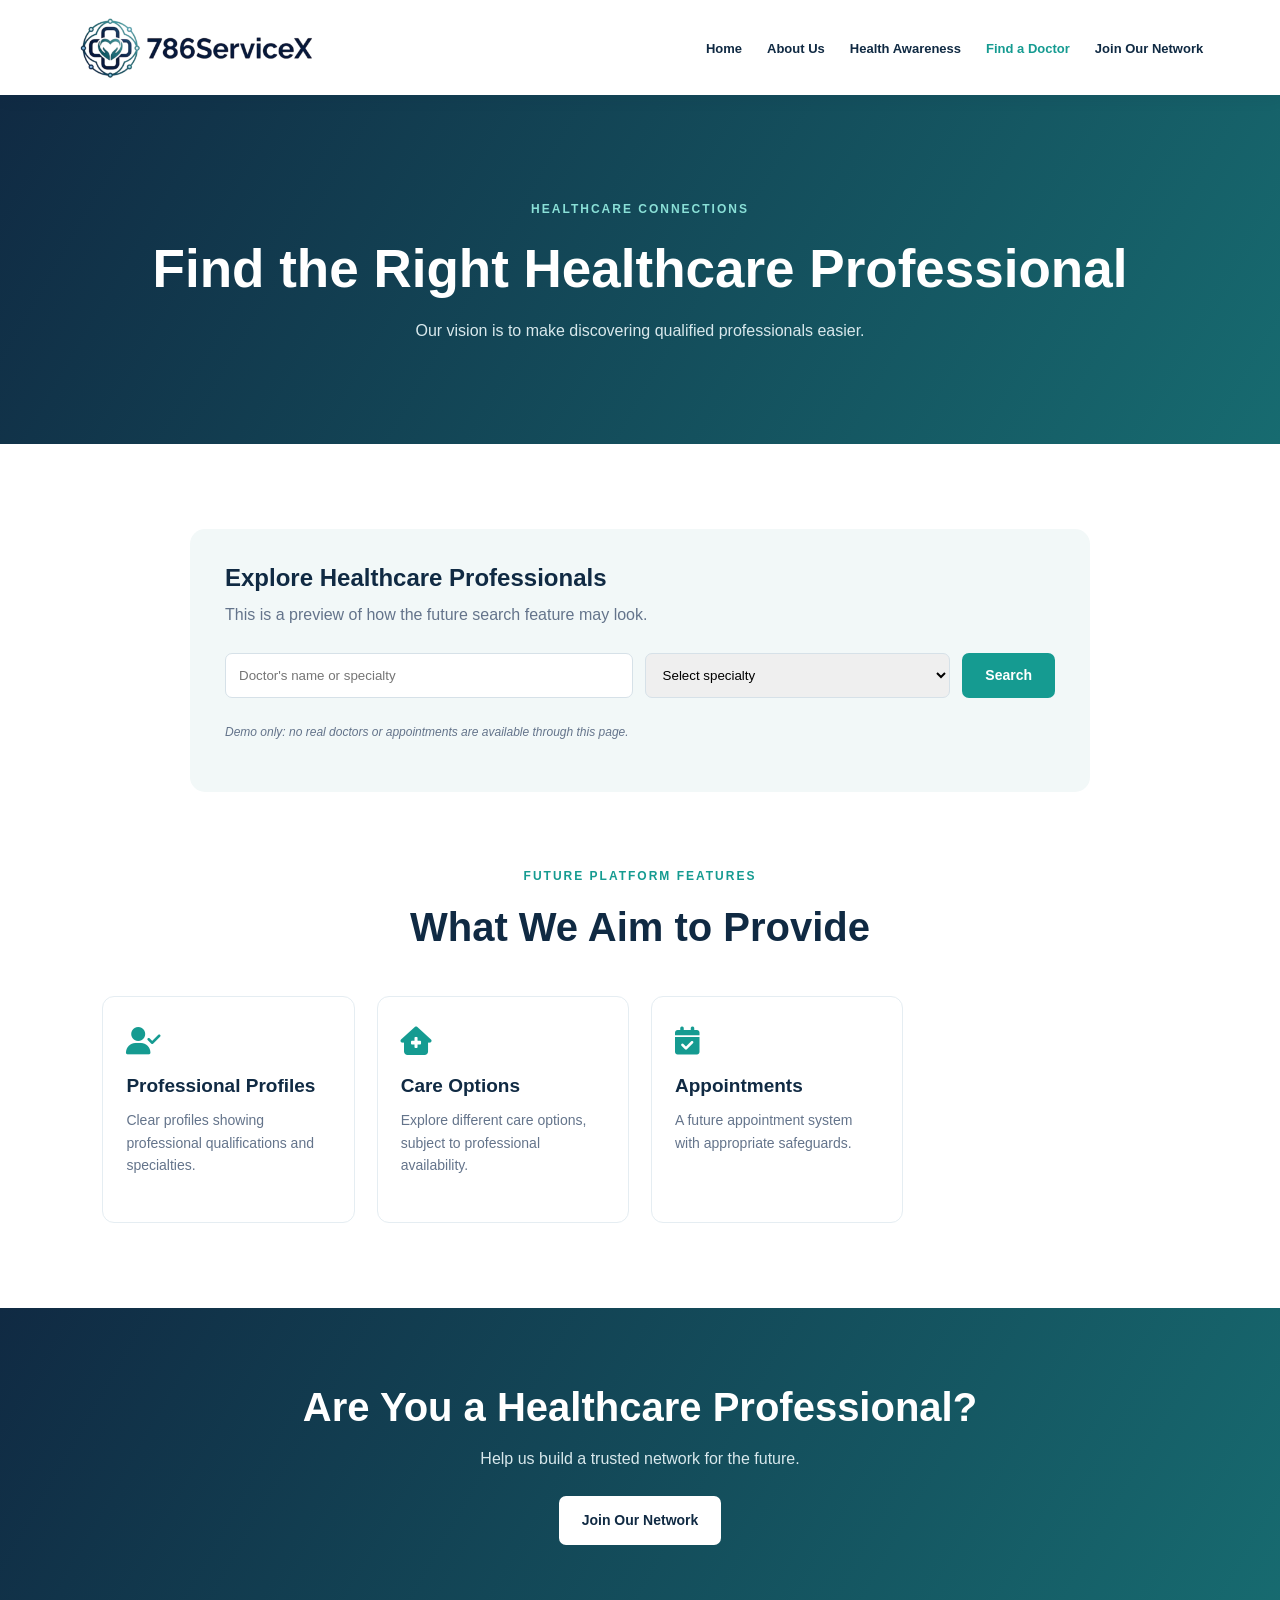
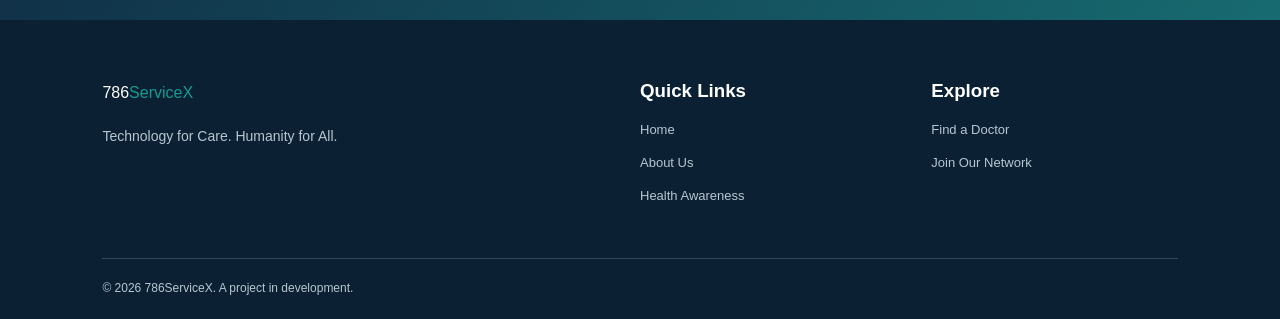
<file: doctors.html>
<!DOCTYPE html>
<html lang="en">
<head>
    <meta charset="UTF-8">
    <meta name="viewport" content="width=device-width, initial-scale=1.0">
    <title>Find a Doctor | 786ServiceX</title>
    <link rel="stylesheet" href="style.css">
    <link rel="stylesheet" href="https://cdnjs.cloudflare.com/ajax/libs/font-awesome/6.5.2/css/all.min.css">
</head>
<body>

<header class="header">
    <nav class="navbar">
        <a href="home.html" class="logo">
            <img src="./786ServiceX_logo.png" alt="786ServiceX">
        </a>
        <input type="checkbox" id="menu-toggle">
        <label for="menu-toggle" class="menu-icon"><i class="fa-solid fa-bars"></i></label>
        <ul class="nav-links">
            <li><a href="home.html">Home</a></li>
            <li><a href="about.html">About Us</a></li>
            <li><a href="awareness.html">Health Awareness</a></li>
            <li><a class="active" href="doctors.html">Find a Doctor</a></li>
            <li><a href="join.html">Join Our Network</a></li>
        </ul>
    </nav>
</header>

<main>
    <section class="page-hero">
        <span class="eyebrow">HEALTHCARE CONNECTIONS</span>
        <h1>Find the Right Healthcare Professional</h1>
        <p>Our vision is to make discovering qualified professionals easier.</p>
    </section>

    <section class="section">
        <div class="search-panel">
            <h2>Explore Healthcare Professionals</h2>
            <p>This is a preview of how the future search feature may look.</p>

            <form class="search-form" action="#" method="get">
                <input type="text" placeholder="Doctor's name or specialty">
                <select>
                    <option value="">Select specialty</option>
                    <option>General Physician</option>
                    <option>Physiotherapist</option>
                    <option>Paediatrician</option>
                    <option>Cardiologist</option>
                </select>
                <button type="button" class="btn" onclick="alert('Doctor search is a demo and is not connected to real professionals yet.')">Search</button>
            </form>
            <p class="demo-note">Demo only: no real doctors or appointments are available through this page.</p>
        </div>

        <div class="section-heading">
            <span class="eyebrow">FUTURE PLATFORM FEATURES</span>
            <h2>What We Aim to Provide</h2>
        </div>

        <div class="card-grid">
            <article class="card">
                <i class="fa-solid fa-user-check"></i>
                <h3>Professional Profiles</h3>
                <p>Clear profiles showing professional qualifications and specialties.</p>
            </article>
            <article class="card">
                <i class="fa-solid fa-house-medical"></i>
                <h3>Care Options</h3>
                <p>Explore different care options, subject to professional availability.</p>
            </article>
            <article class="card">
                <i class="fa-solid fa-calendar-check"></i>
                <h3>Appointments</h3>
                <p>A future appointment system with appropriate safeguards.</p>
            </article>
        </div>
    </section>

    <section class="banner">
        <h2>Are You a Healthcare Professional?</h2>
        <p>Help us build a trusted network for the future.</p>
        <a href="join.html" class="btn btn-white">Join Our Network</a>
    </section>
</main>

<footer class="footer">
    <div class="footer-content">
        <div><a href="index.html" class="logo footer-logo">786<span>ServiceX</span></a><p>Technology for Care. Humanity for All.</p></div>
        <div><h3>Quick Links</h3><a href="index.html">Home</a><a href="about.html">About Us</a><a href="awareness.html">Health Awareness</a></div>
        <div><h3>Explore</h3><a href="doctors.html">Find a Doctor</a><a href="join.html">Join Our Network</a></div>
    </div>
    <div class="footer-bottom">© 2026 786ServiceX. A project in development.</div>
</footer>

</body>
</html>
</file>
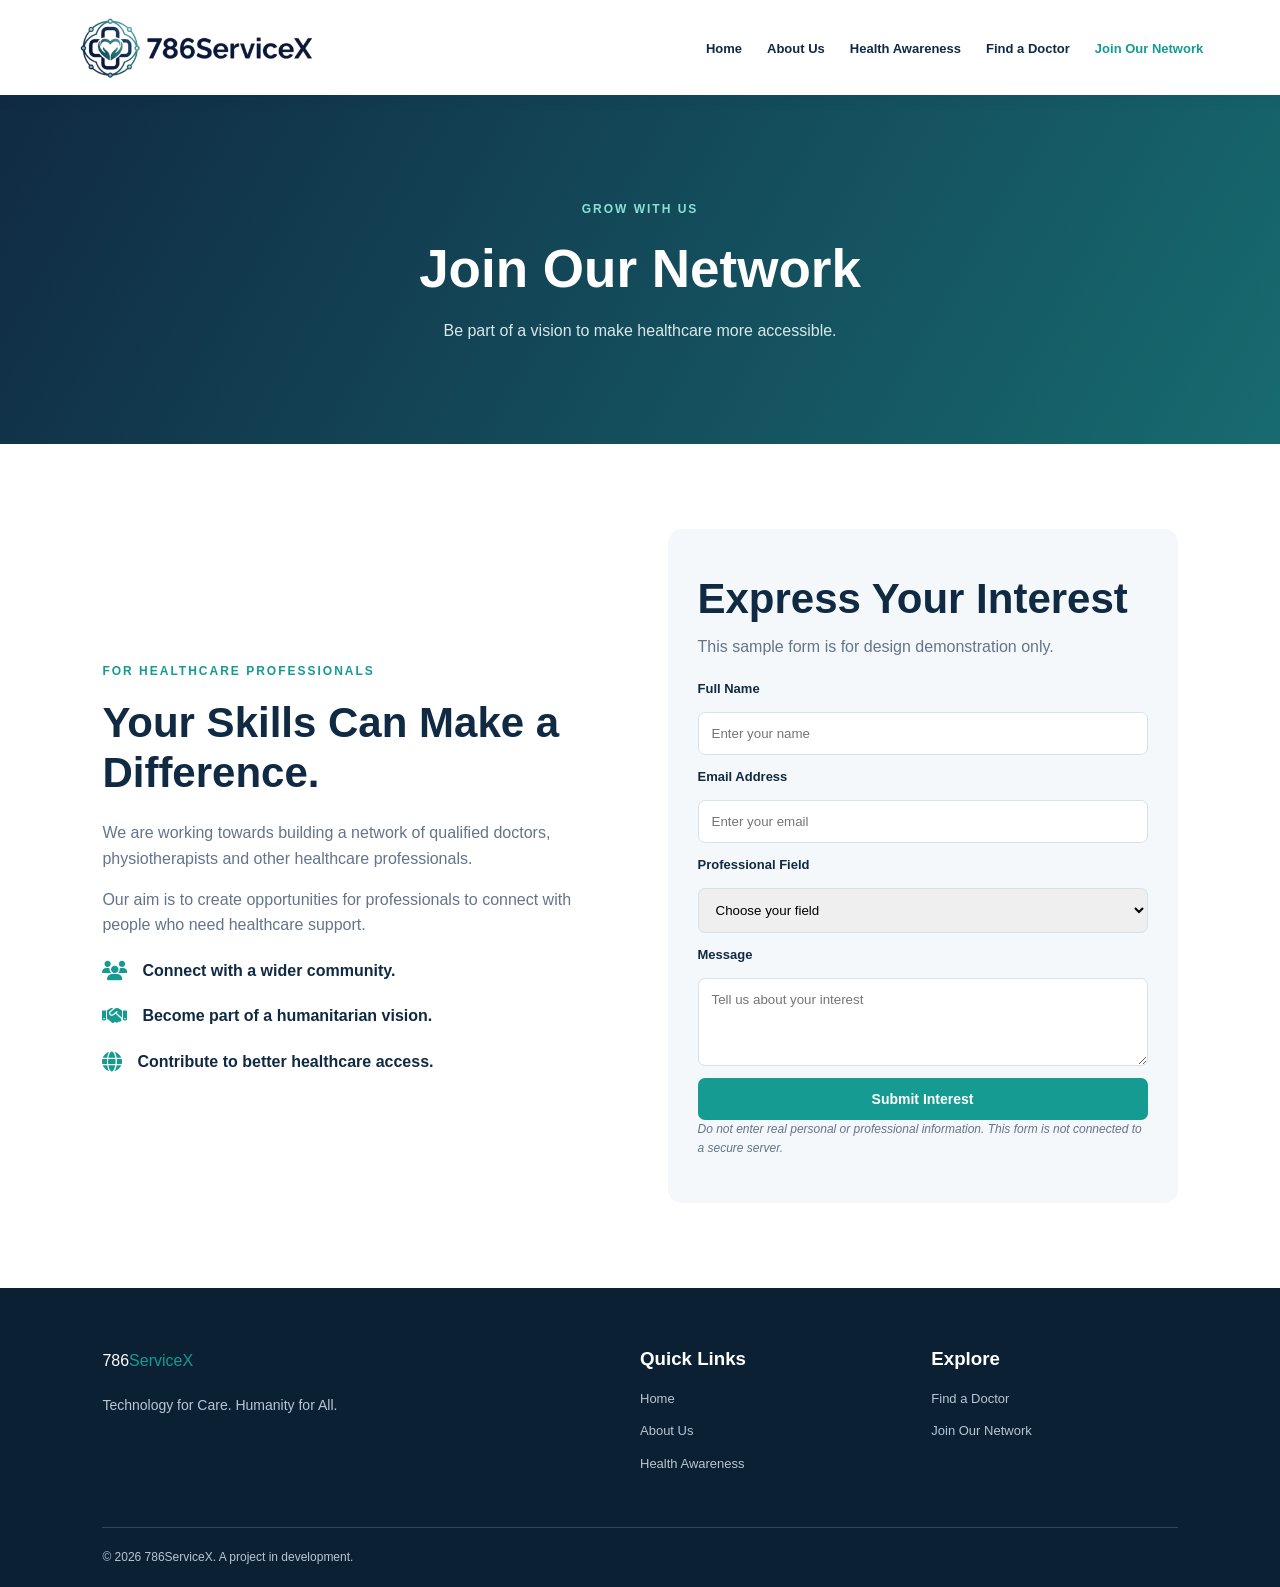
<file: join.html>
<!DOCTYPE html>
<html lang="en">
<head>
    <meta charset="UTF-8">
    <meta name="viewport" content="width=device-width, initial-scale=1.0">
    <title>Join Our Network | 786ServiceX</title>
    <link rel="stylesheet" href="style.css">
    <link rel="stylesheet" href="https://cdnjs.cloudflare.com/ajax/libs/font-awesome/6.5.2/css/all.min.css">
</head>
<body>

<header class="header">
    <nav class="navbar">
        <a href="home.html" class="logo">
            <img src="./786ServiceX_logo.png" alt="786ServiceX">
        </a>
        <input type="checkbox" id="menu-toggle">
        <label for="menu-toggle" class="menu-icon"><i class="fa-solid fa-bars"></i></label>
        <ul class="nav-links">
            <li><a href="home.html">Home</a></li>
            <li><a href="about.html">About Us</a></li>
            <li><a href="awareness.html">Health Awareness</a></li>
            <li><a href="doctors.html">Find a Doctor</a></li>
            <li><a class="active" href="join.html">Join Our Network</a></li>
        </ul>
    </nav>
</header>

<main>
    <section class="page-hero">
        <span class="eyebrow">GROW WITH US</span>
        <h1>Join Our Network</h1>
        <p>Be part of a vision to make healthcare more accessible.</p>
    </section>

    <section class="section two-column">
        <div>
            <span class="eyebrow">FOR HEALTHCARE PROFESSIONALS</span>
            <h2>Your Skills Can Make a Difference.</h2>
            <p>
                We are working towards building a network of qualified
                doctors, physiotherapists and other healthcare professionals.
            </p>
            <p>
                Our aim is to create opportunities for professionals
                to connect with people who need healthcare support.
            </p>

            <div class="join-benefit">
                <i class="fa-solid fa-users"></i>
                <span>Connect with a wider community.</span>
            </div>
            <div class="join-benefit">
                <i class="fa-solid fa-handshake"></i>
                <span>Become part of a humanitarian vision.</span>
            </div>
            <div class="join-benefit">
                <i class="fa-solid fa-globe"></i>
                <span>Contribute to better healthcare access.</span>
            </div>
        </div>

        <div class="form-panel">
            <h2>Express Your Interest</h2>
            <p>This sample form is for design demonstration only.</p>

            <form onsubmit="event.preventDefault(); alert('This is a demo form. It does not submit or store information.');">
                <label for="fullname">Full Name</label>
                <input id="fullname" type="text" placeholder="Enter your name" required>

                <label for="email">Email Address</label>
                <input id="email" type="email" placeholder="Enter your email" required>

                <label for="profession">Professional Field</label>
                <select id="profession" required>
                    <option value="">Choose your field</option>
                    <option>Doctor</option>
                    <option>Physiotherapist</option>
                    <option>Other Healthcare Professional</option>
                </select>

                <label for="message">Message</label>
                <textarea id="message" rows="4" placeholder="Tell us about your interest"></textarea>

                <button type="submit" class="btn">Submit Interest</button>
            </form>

            <p class="demo-note">Do not enter real personal or professional information. This form is not connected to a secure server.</p>
        </div>
    </section>
</main>

<footer class="footer">
    <div class="footer-content">
        <div><a href="index.html" class="logo footer-logo">786<span>ServiceX</span></a><p>Technology for Care. Humanity for All.</p></div>
        <div><h3>Quick Links</h3><a href="index.html">Home</a><a href="about.html">About Us</a><a href="awareness.html">Health Awareness</a></div>
        <div><h3>Explore</h3><a href="doctors.html">Find a Doctor</a><a href="join.html">Join Our Network</a></div>
    </div>
    <div class="footer-bottom">© 2026 786ServiceX. A project in development.</div>
</footer>

</body>
</html>
</file>
<file: style.css>
/* ===== GENERAL SETTINGS ===== */

* {
    margin: 0;
    padding: 0;
    box-sizing: border-box;
}

:root {
    --navy: #102A43;
    --teal: #159B91;
    --gold: #D9AE58;
    --light: #E8F5F4;
    --grey: #64748B;
    --white: #FFFFFF;
}

html {
    scroll-behavior: smooth;
    scroll-padding-top: 90px;
}

body {
    font-family: 'DM Sans', sans-serif;
    color: var(--navy);
    line-height: 1.6;
    background: var(--white);
}

a {
    text-decoration: none;
    color: inherit;
}

img {
    max-width: 100%;
    display: block;
}

p {
    color: var(--grey);
    margin-bottom: 15px;
}

h1, h2, h3 {
    line-height: 1.2;
}

/* ===== NAVBAR ===== */

.header {
    background: white;
    position: sticky;
    top: 0;
    z-index: 1000;
    box-shadow: 0 3px 15px rgba(16,42,67,0.08);
}

.navbar {
    min-height: 80px;
    padding: 12px 6%;
    display: flex;
    justify-content: space-between;
    align-items: center;
    gap: 25px;
}

.logo {
    /* font-size: 25px;
    font-weight: 800; */
    width: 250px;
    color: var(--navy);
    white-space: nowrap;
}

.logo span {
    color: var(--teal);
}

.nav-links {
    display: flex;
    align-items: center;
    gap: 25px;
    list-style: none;
}

.nav-links a {
    font-size: 13px;
    font-weight: 700;
    transition: 0.3s;
}

.nav-links a:hover,
.nav-links a.active {
    color: var(--teal);
}

#menu-toggle {
    display: none;
}

.menu-icon {
    display: none;
    font-size: 24px;
    cursor: pointer;
}

/* ===== BUTTONS ===== */

.btn {
    display: inline-block;
    padding: 13px 23px;
    background: var(--teal);
    color: white;
    border: none;
    border-radius: 7px;
    font-size: 14px;
    font-weight: 700;
    cursor: pointer;
    transition: 0.3s;
}

.btn:hover {
    background: var(--navy);
    transform: translateY(-3px);
}

.btn-outline {
    background: transparent;
    border: 1px solid var(--navy);
    color: var(--navy);
}

.btn-outline:hover {
    background: var(--navy);
    color: white;
}

.btn-white {
    background: white;
    color: var(--navy);
}

.btn-white:hover {
    background: var(--gold);
    color: var(--navy);
}

.eyebrow {
    color: var(--teal);
    font-size: 12px;
    font-weight: 800;
    letter-spacing: 2px;
}

/* ===== HOME HERO ===== */

.hero {
    background: #F2F8F8;
    padding: 85px 8%;
    min-height: 560px;
    display: grid;
    grid-template-columns: 1fr 1fr;
    gap: 50px;
    align-items: center;
}

.hero h1 {
    font-size: clamp(38px, 5vw, 60px);
    margin: 20px 0;
    color: var(--navy);
}

.hero h1 span {
    color: var(--teal);
}

.hero-content p {
    max-width: 500px;
}

.hero-buttons {
    display: flex;
    flex-wrap: wrap;
    gap: 15px;
    margin-top: 25px;
}

.hero-image {
    height: 390px;
    border-radius: 18px;
    overflow: hidden;
}

.hero-image img {
    width: 100%;
    height: 100%;
    object-fit: cover;
}

/* ===== PAGE HERO ===== */

.page-hero {
    background: linear-gradient(120deg, #102A43, #176B70);
    padding: 100px 8%;
    text-align: center;
    color: white;
}

.page-hero .eyebrow {
    color: #8AE0D7;
}

.page-hero h1 {
    font-size: clamp(34px, 5vw, 53px);
    margin: 17px 0;
}

.page-hero p {
    color: #D8E8EC;
    max-width: 650px;
    margin: auto;
}

/* ===== GENERAL SECTIONS ===== */

.section {
    padding: 85px 8%;
}

.section-heading {
    text-align: center;
    max-width: 700px;
    margin: 0 auto 45px;
}

.section-heading h2 {
    font-size: clamp(28px, 4vw, 40px);
    margin: 15px 0;
}

.section-heading p {
    margin-bottom: 10px;
}

.soft-background {
    background: #F4F8FA;
}

/* ===== CARDS ===== */

.card-grid {
    display: grid;
    grid-template-columns: repeat(4, 1fr);
    gap: 22px;
}

.card {
    padding: 30px 23px;
    background: white;
    border: 1px solid #E5EDF2;
    border-radius: 12px;
    transition: 0.3s;
}

.card:hover {
    transform: translateY(-7px);
    border-color: var(--teal);
    box-shadow: 0 12px 30px rgba(16,42,67,0.09);
}

.card i {
    color: var(--teal);
    font-size: 28px;
    margin-bottom: 20px;
}

.card h3 {
    font-size: 19px;
    margin-bottom: 12px;
}

.card p {
    font-size: 14px;
}

.card a {
    color: var(--teal);
    font-size: 13px;
    font-weight: 800;
}

/* ===== ABOUT PAGE ===== */

.two-column {
    display: grid;
    grid-template-columns: 1fr 1fr;
    gap: 55px;
    align-items: center;
}

.two-column h2 {
    font-size: clamp(30px, 4vw, 42px);
    margin: 15px 0 22px;
}

.content-image {
    width: 100%;
    height: 380px;
    object-fit: cover;
    border-radius: 15px;
}

/* ===== BANNER ===== */

.banner {
    background: linear-gradient(120deg, #102A43, #176B70);
    color: white;
    text-align: center;
    padding: 75px 8%;
}

.banner h2 {
    font-size: clamp(28px, 4vw, 40px);
    margin-bottom: 15px;
}

.banner p {
    color: #D8E8EC;
    margin-bottom: 25px;
}

/* ===== AWARENESS ARTICLES ===== */

.article-grid {
    display: grid;
    grid-template-columns: repeat(3, 1fr);
    gap: 25px;
}

.article-card {
    background: white;
    border-radius: 12px;
    overflow: hidden;
    box-shadow: 0 5px 20px rgba(16,42,67,0.07);
    transition: 0.3s;
}

.article-card:hover {
    transform: translateY(-6px);
}

.article-card img {
    width: 100%;
    height: 210px;
    object-fit: cover;
}

.article-content {
    padding: 25px;
}

.article-content h3 {
    font-size: 20px;
    margin: 12px 0;
}

.article-content p {
    font-size: 14px;
}

.article-note,
.demo-note {
    color: var(--grey);
    font-size: 12px;
    font-style: italic;
}

/* ===== MEDICAL DISCLAIMER ===== */

.disclaimer {
    background: #FFF8E9;
    border-left: 4px solid var(--gold);
    padding: 25px 8%;
    margin: 30px 8%;
}

.disclaimer h3 {
    margin-bottom: 10px;
}

.disclaimer p {
    margin: 0;
    font-size: 14px;
}

/* ===== FIND DOCTOR PAGE ===== */

.search-panel {
    max-width: 900px;
    margin: 0 auto 70px;
    padding: 35px;
    border-radius: 15px;
    background: #F2F8F8;
}

.search-panel h2 {
    margin-bottom: 10px;
}

.search-form {
    display: grid;
    grid-template-columns: 2fr 1.5fr auto;
    gap: 12px;
    margin: 25px 0;
}

.search-form input,
.search-form select,
.form-panel input,
.form-panel select,
.form-panel textarea {
    width: 100%;
    padding: 13px;
    border: 1px solid #D6E1E8;
    border-radius: 7px;
    font-family: inherit;
    outline: none;
}

.search-form input:focus,
.search-form select:focus,
.form-panel input:focus,
.form-panel select:focus,
.form-panel textarea:focus {
    border-color: var(--teal);
}

/* ===== JOIN PAGE ===== */

.join-benefit {
    display: flex;
    gap: 15px;
    align-items: center;
    margin-top: 20px;
    font-weight: 600;
}

.join-benefit i {
    color: var(--teal);
    font-size: 20px;
}

.form-panel {
    background: #F4F8FA;
    padding: 30px;
    border-radius: 14px;
}

.form-panel h2 {
    margin-bottom: 10px;
}

.form-panel form {
    display: flex;
    flex-direction: column;
    gap: 12px;
    margin-top: 20px;
}

.form-panel label {
    font-size: 13px;
    font-weight: 700;
}

.form-panel textarea {
    resize: vertical;
}

/* ===== FOOTER ===== */

.footer {
    background: #0B2033;
    color: white;
    padding: 60px 8% 20px;
}

.footer-content {
    display: grid;
    grid-template-columns: 2fr 1fr 1fr;
    gap: 45px;
    padding-bottom: 40px;
}

.footer-logo {
    color: white;
}

.footer-content p {
    color: #B7C6D2;
    max-width: 320px;
    margin-top: 20px;
    font-size: 14px;
}

.footer-content h3 {
    margin-bottom: 18px;
}

.footer-content a:not(.logo) {
    display: block;
    color: #B7C6D2;
    margin-bottom: 12px;
    font-size: 13px;
    transition: 0.3s;
}

.footer-content a:hover {
    color: #78D4CB;
}

.footer-bottom {
    border-top: 1px solid #31485A;
    padding-top: 20px;
    color: #B7C6D2;
    font-size: 12px;
}

/* ===== TABLET ===== */

@media (max-width: 1050px) {

    .navbar {
        gap: 15px;
    }

    .nav-links {
        gap: 13px;
    }

    .nav-links a {
        font-size: 11px;
    }

    .card-grid {
        grid-template-columns: repeat(2, 1fr);
    }

}

/* ===== MOBILE ===== */

@media (max-width: 768px) {

    .navbar {
        flex-wrap: wrap;
        padding: 15px 5%;
    }

    .menu-icon {
        display: block;
    }

    .nav-links {
        display: none;
        width: 100%;
        flex-direction: column;
        align-items: flex-start;
        gap: 0;
    }

    .nav-links li {
        width: 100%;
    }

    .nav-links a {
        display: block;
        padding: 12px 0;
        font-size: 14px;
    }

    #menu-toggle:checked ~ .nav-links {
        display: flex;
    }

    .hero {
        grid-template-columns: 1fr;
        padding: 60px 6%;
    }

    .hero-image {
        height: 280px;
    }

    .two-column {
        grid-template-columns: 1fr;
    }

    .article-grid {
        grid-template-columns: 1fr;
    }

    .footer-content {
        grid-template-columns: 1fr 1fr;
    }

    .search-form {
        grid-template-columns: 1fr;
    }

    .section {
        padding: 60px 6%;
    }

}

/* ===== SMALL MOBILE ===== */

@media (max-width: 480px) {

    .card-grid {
        grid-template-columns: 1fr;
    }

    .footer-content {
        grid-template-columns: 1fr;
    }

    .hero h1 {
        font-size: 38px;
    }

    .hero-buttons {
        flex-direction: column;
        align-items: stretch;
    }

    .hero-buttons .btn {
        text-align: center;
    }

    .content-image {
        height: 250px;
    }

    .search-panel {
        padding: 22px;
    }

}
</file>
